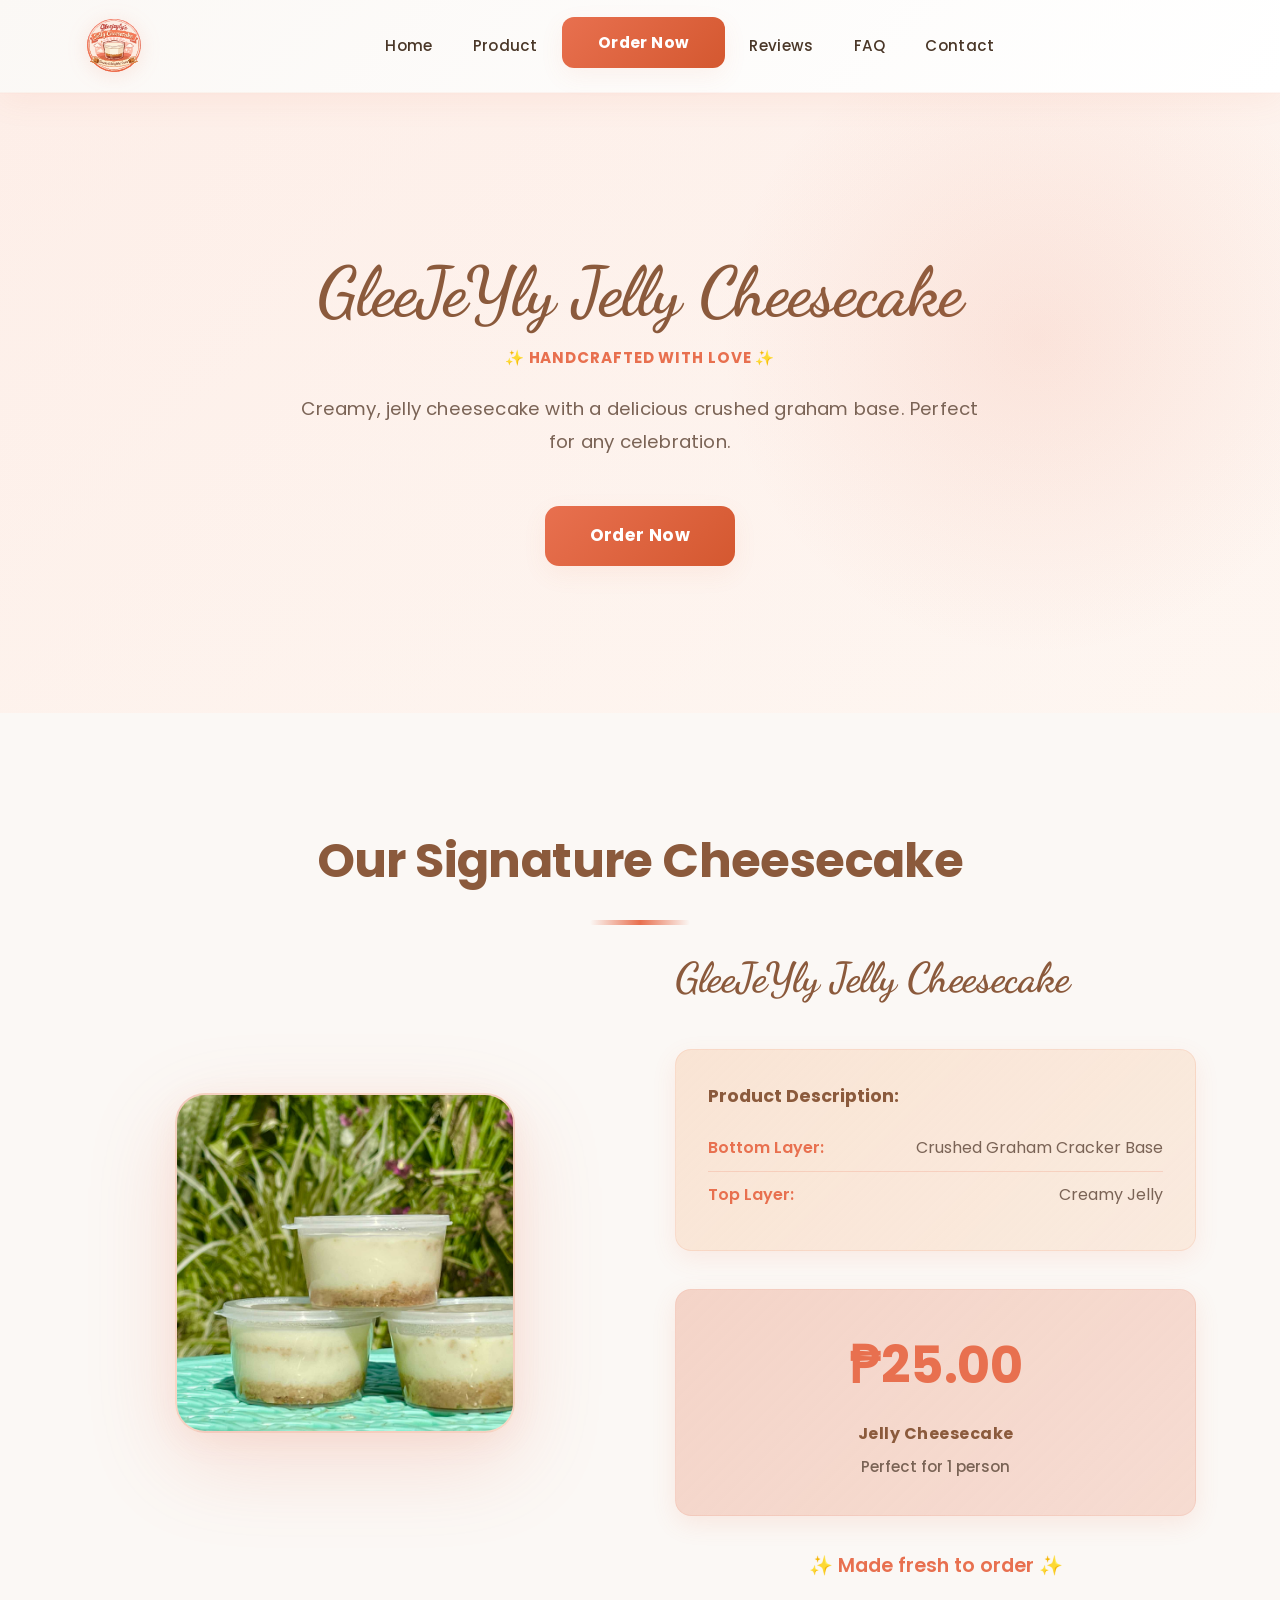
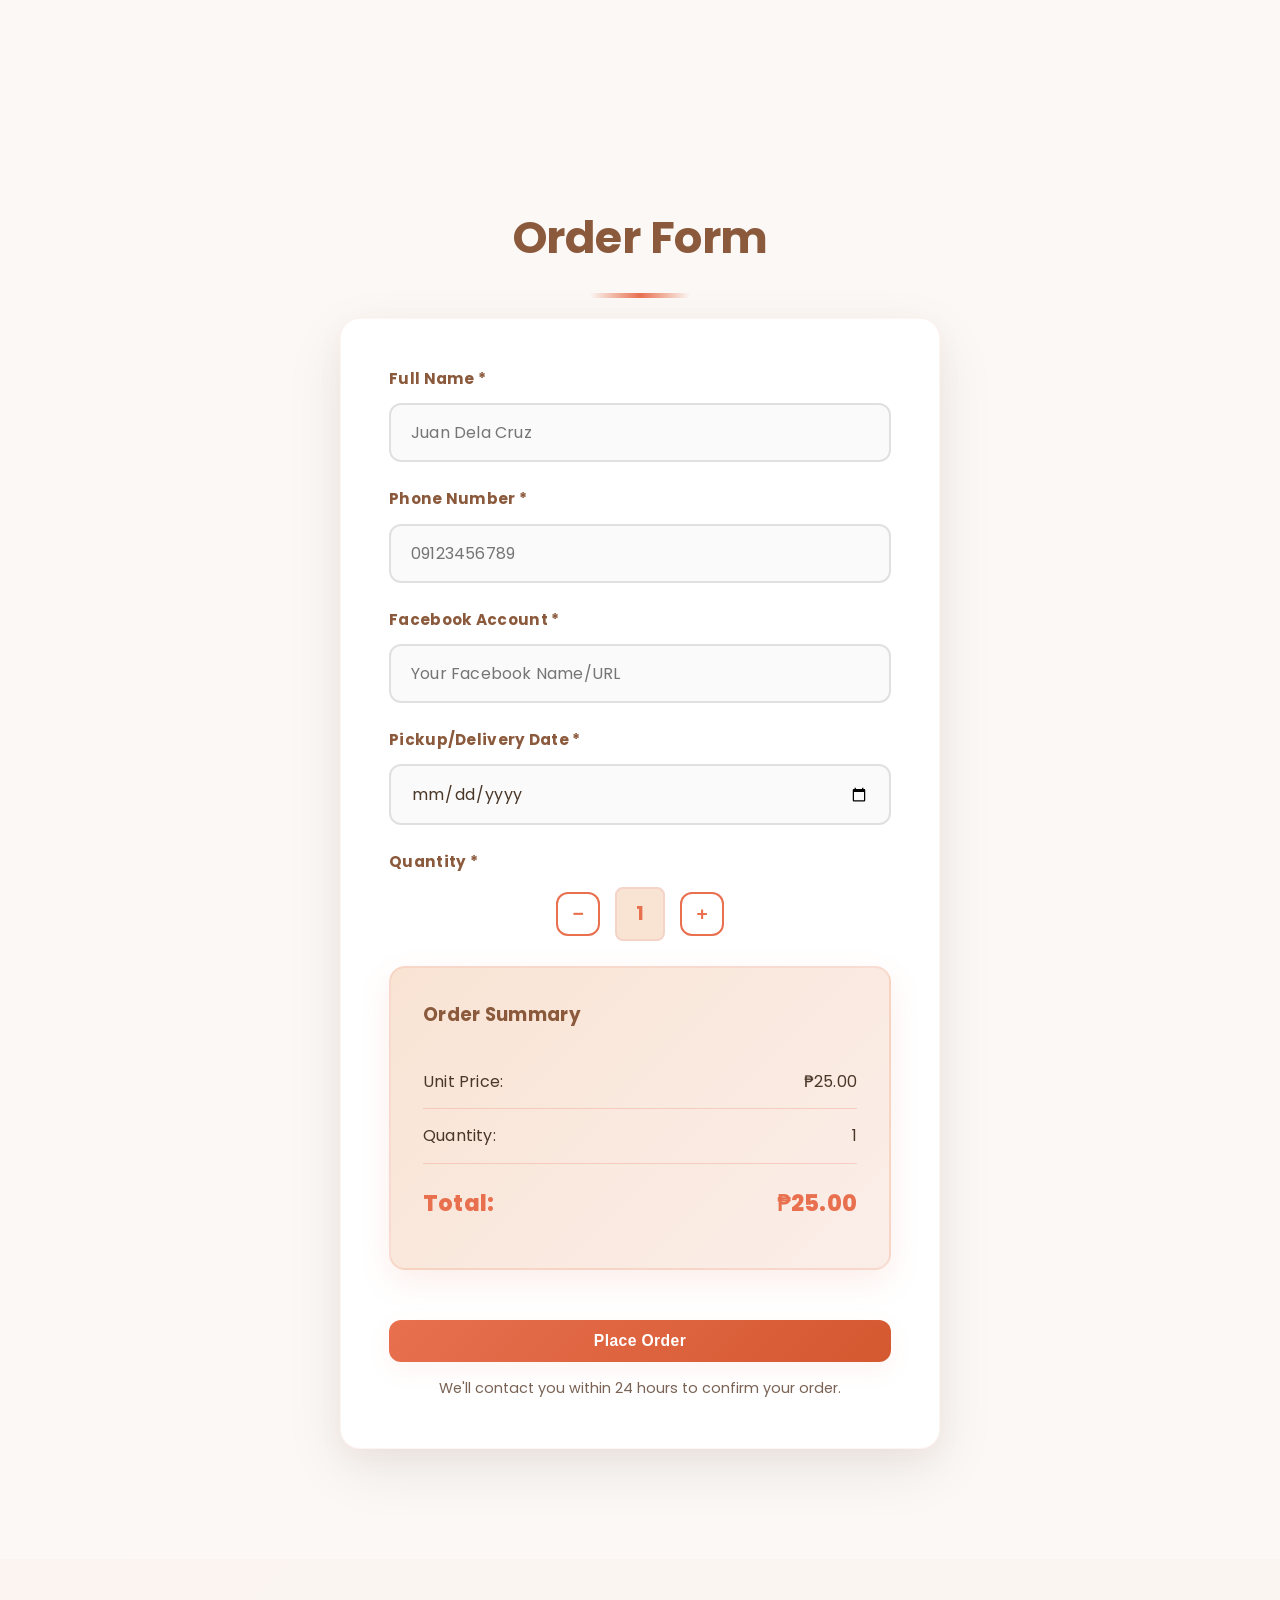
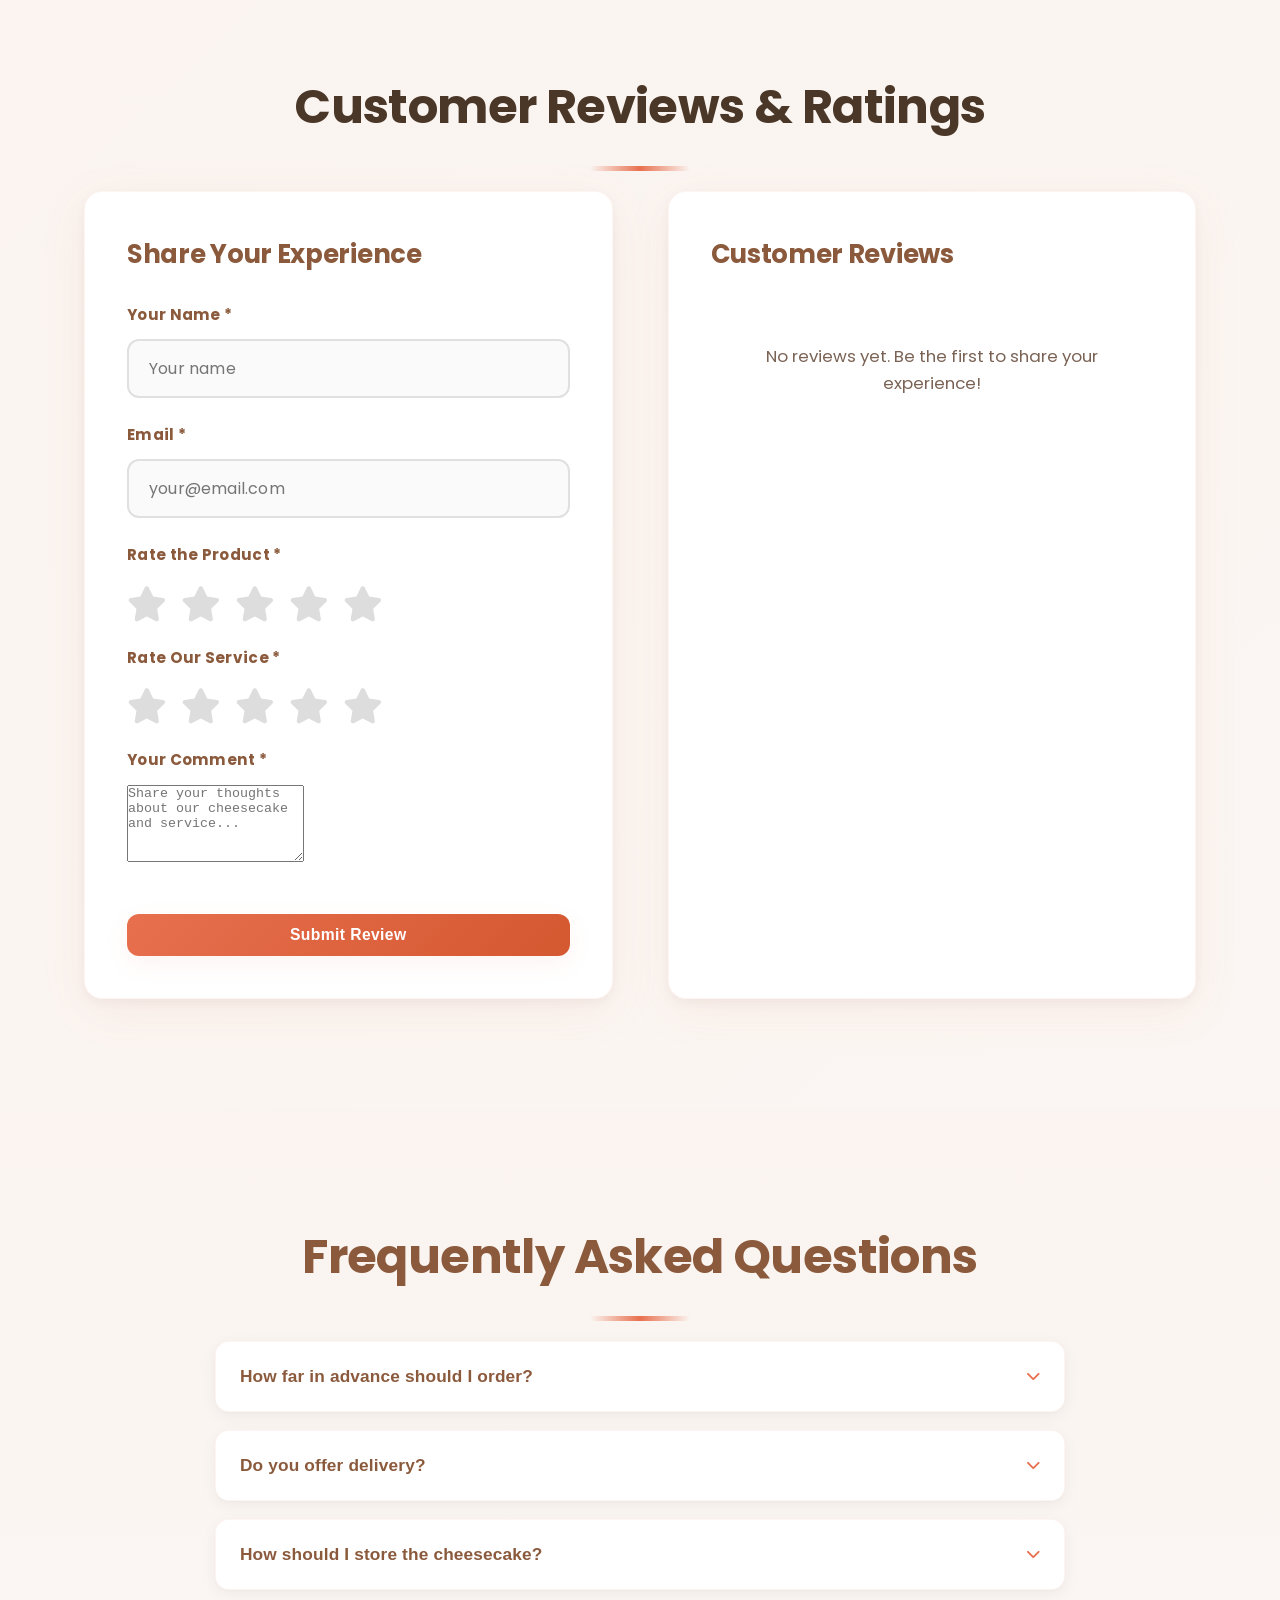
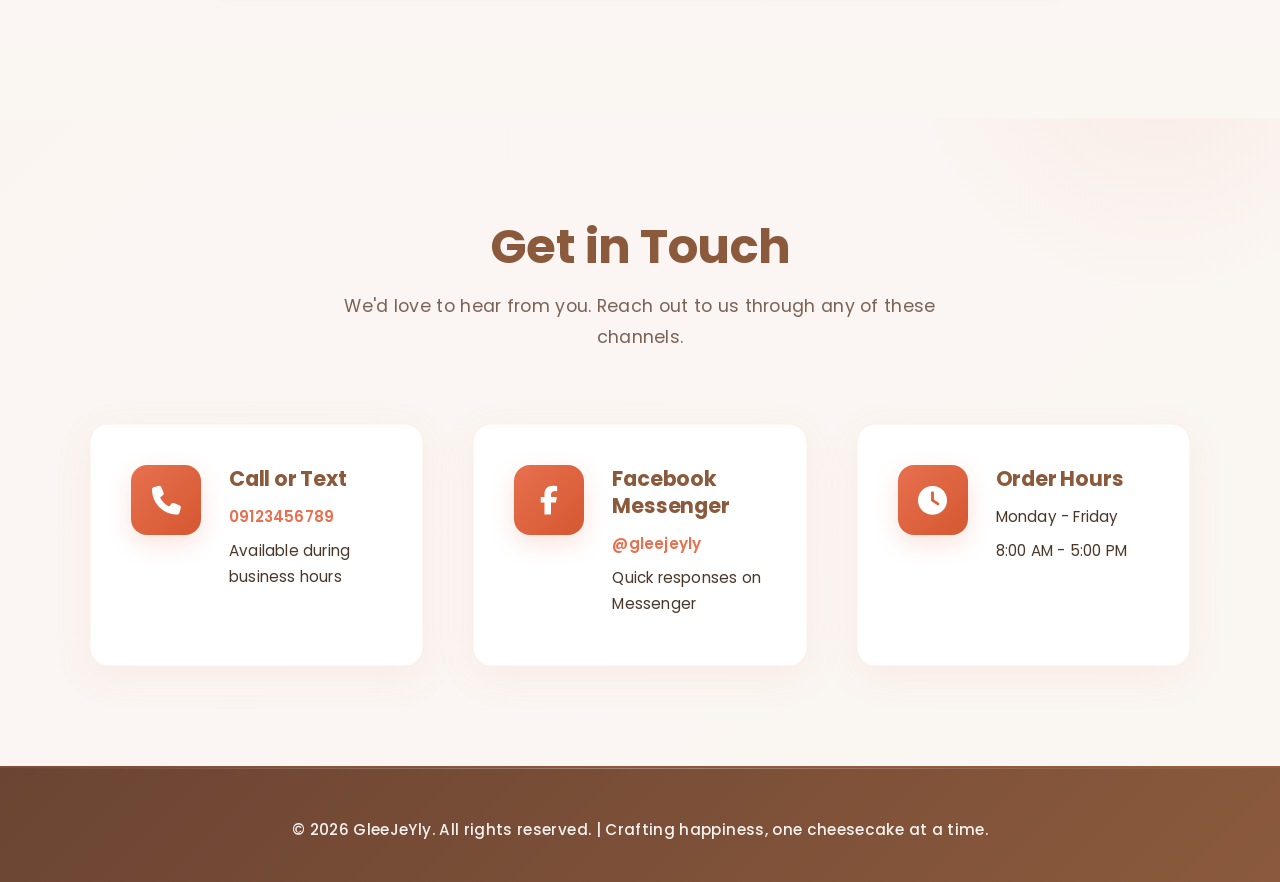
<file: index.html>
<!DOCTYPE html>
<html lang="en">
<head>
    <meta charset="UTF-8">
    <meta name="viewport" content="width=device-width, initial-scale=1.0">
    <title>GleeJeYly - Jelly Cheesecake</title>
    
    <!-- SEO Meta Tags -->
    <meta name="description" content="GleeJeYly - Premium Jelly Cheesecake with Crushed Graham Base">
    <meta name="keywords" content="cheesecake, jelly cheesecake, dessert, homemade, artisanal">
    <meta name="author" content="GleeJeYly">
    
    <!-- Favicon -->
    <link rel="icon" href="data:image/svg+xml,<svg xmlns=%22http://www.w3.org/2000/svg%22 viewBox=%220 0 100 100%22><text y=%22.9em%22 font-size=%2290%22>🍰</text></svg>">
    
    <!-- Fonts & Icons -->
    <link rel="stylesheet" href="https://cdnjs.cloudflare.com/ajax/libs/font-awesome/6.4.0/css/all.min.css">
    <link rel="preconnect" href="https://fonts.googleapis.com">
    <link rel="preconnect" href="https://fonts.gstatic.com" crossorigin>
    <link href="https://fonts.googleapis.com/css2?family=Poppins:wght@300;400;500;600;700&family=Dancing+Script:wght@600;700&display=swap" rel="stylesheet">
    
    <!-- External CSS -->
    <link rel="stylesheet" href="styles/style.css">
    
    <!-- Critical CSS -->
    <style>
        * {
            margin: 0;
            padding: 0;
            box-sizing: border-box;
        }
        
        body {
            font-family: 'Poppins', sans-serif;
            line-height: 1.6;
            color: #4A3728;
            background-color: #FBF8F5;
        }
    </style>
</head>
<body>
    <!-- Header -->
    <header id="header">
        <div class="container header-container">
            <a href="#" class="logo" aria-label="GleeJeYly Home">
                <img src="images/logo.svg" alt="GleeJeYly Logo" class="logo-image">
            </a>
            
            <button class="mobile-menu-btn" id="mobileMenuBtn" aria-expanded="false" aria-controls="navMenu">
                <span class="sr-only">Menu</span>
                <i class="fas fa-bars"></i>
            </button>
            
            <nav aria-label="Main Navigation">
                <ul id="navMenu">
                    <li><a href="#home">Home</a></li>
                    <li><a href="#product">Product</a></li>
                    <li><a href="#order" class="btn">Order Now</a></li>
                    <li><a href="#reviews">Reviews</a></li>
                    <li><a href="#faq">FAQ</a></li>
                    <li><a href="#contact">Contact</a></li>
                </ul>
            </nav>
        </div>
    </header>

    <!-- Hero Section -->
    <section class="hero" id="home">
        <div class="container hero-content">
            <h1>GleeJeYly Jelly Cheesecake</h1>
            <p class="tagline">✨ Handcrafted with Love ✨</p>
            <p class="description">Creamy, jelly cheesecake with a delicious crushed graham base. Perfect for any celebration.</p>
            <a href="#order" class="btn btn-large">Order Now</a>
        </div>
    </section>

    <!-- Product Section -->
    <section class="product" id="product">
        <div class="container">
            <h2>Our Signature Cheesecake</h2>
            
            <div class="product-grid">
                <div class="product-visual">
                    <div class="product-image">
                        <img src="images/cheesecake1.jpg" alt="GleeJeYly Jelly Cheesecake" class="cheesecake-img">
                    </div>
                </div>
                
                <div class="product-info">
                    <h3>GleeJeYly Jelly Cheesecake</h3>
                    
                    <div class="product-descriptions">
                        <h4>Product Description:</h4>
                        <div class="product-description">
                            <span class="product-description-name">Bottom Layer:</span>
                            <span class="product-description-desc">Crushed Graham Cracker Base</span>
                        </div>
                        <div class="product-description">
                            <span class="product-description-name">Top Layer:</span>
                            <span class="product-description-desc">Creamy Jelly</span>
                        </div>
                    </div>
                    
                    <div class="pricing">
                        <div class="price-item">
                            <h5>₱25.00</h5>
                            <p>Jelly Cheesecake</p>
                            <small>Perfect for 1 person</small>
                        </div>
                    </div>
                    
                    <p class="highlight">✨ Made fresh to order ✨</p>
                </div>
            </div>
        </div>
    </section>

    <!-- Order Section -->
    <section class="order" id="order">
        <div class="container">
            <h2>Order Form</h2>
            
            <div class="order-form-section">
                <form id="orderForm" novalidate>
                    <div class="form-group">
                        <label for="fullName">Full Name *</label>
                        <input type="text" id="fullName" name="fullName" placeholder="Juan Dela Cruz" required>
                        <span class="error-msg"></span>
                    </div>
                    
                    <div class="form-group">
                        <label for="phoneNumber">Phone Number *</label>
                        <input type="tel" id="phoneNumber" name="phoneNumber" placeholder="09123456789" required>
                        <span class="error-msg"></span>
                    </div>
                    
                    <div class="form-group">
                        <label for="facebook">Facebook Account *</label>
                        <input type="text" id="facebook" name="facebook" placeholder="Your Facebook Name/URL" required>
                        <span class="error-msg"></span>
                    </div>
                    
                    <div class="form-group">
                        <label for="pickupDate">Pickup/Delivery Date *</label>
                        <input type="date" id="pickupDate" name="pickupDate" required>
                        <span class="error-msg"></span>
                    </div>
                    
                    <div class="form-group">
                        <label for="quantity">Quantity *</label>
                            <div class="quantity-selector">
                            <button type="button" id="qtyMinus" class="qty-btn">−</button>
                            <span id="quantity" name="quantity" class="qty-display">1</span>
                            <button type="button" id="qtyPlus" class="qty-btn">+</button>
                        </div>
                        <input type="hidden" id="quantityValue" name="quantity" value="1">
                        <span class="error-msg"></span>
                    </div>
                    
                    <div class="order-summary">
                        <h4>Order Summary</h4>
                        <div class="summary-row">
                            <span>Unit Price:</span>
                            <span id="summaryUnitPrice">₱25.00</span>
                        </div>
                        <div class="summary-row">
                            <span>Quantity:</span>
                            <span id="summaryQty">1</span>
                        </div>
                        <div class="summary-row total">
                            <span>Total:</span>
                            <span id="summaryTotal">₱25.00</span>
                        </div>
                    </div>
                    
                    <button type="submit" class="btn btn-submit" id="submitBtn" disabled>Place Order</button>
                    <p class="form-note">We'll contact you within 24 hours to confirm your order.</p>
                </form>
            </div>
        </div>
    </section>

    <!-- Reviews & Ratings Section -->
    <section class="reviews" id="reviews">
        <div class="container">
            <h2>Customer Reviews & Ratings</h2>
            
            <div class="reviews-container">
                <!-- Review Form -->
                <div class="review-form-section">
                    <h3>Share Your Experience</h3>
                    <form id="reviewForm" novalidate>
                        <div class="form-group">
                            <label for="reviewName">Your Name *</label>
                            <input type="text" id="reviewName" name="reviewName" placeholder="Your name" required>
                            <span class="error-msg"></span>
                        </div>
                        
                        <div class="form-group">
                            <label for="reviewEmail">Email *</label>
                            <input type="email" id="reviewEmail" name="reviewEmail" placeholder="your@email.com" required>
                            <span class="error-msg"></span>
                        </div>
                        
                        <div class="form-group">
                            <label>Rate the Product *</label>
                            <div class="star-rating" id="productRating">
                                <i class="fas fa-star" data-value="1"></i>
                                <i class="fas fa-star" data-value="2"></i>
                                <i class="fas fa-star" data-value="3"></i>
                                <i class="fas fa-star" data-value="4"></i>
                                <i class="fas fa-star" data-value="5"></i>
                            </div>
                            <input type="hidden" id="productRatingValue" name="productRating" value="0">
                            <span class="error-msg"></span>
                        </div>
                        
                        <div class="form-group">
                            <label>Rate Our Service *</label>
                            <div class="star-rating" id="serviceRating">
                                <i class="fas fa-star" data-value="1"></i>
                                <i class="fas fa-star" data-value="2"></i>
                                <i class="fas fa-star" data-value="3"></i>
                                <i class="fas fa-star" data-value="4"></i>
                                <i class="fas fa-star" data-value="5"></i>
                            </div>
                            <input type="hidden" id="serviceRatingValue" name="serviceRating" value="0">
                            <span class="error-msg"></span>
                        </div>
                        
                        <div class="form-group">
                            <label for="reviewComment">Your Comment *</label>
                            <textarea id="reviewComment" name="reviewComment" placeholder="Share your thoughts about our cheesecake and service..." rows="5" required></textarea>
                            <span class="error-msg"></span>
                        </div>
                        
                        <button type="submit" class="btn btn-submit">Submit Review</button>
                    </form>
                </div>
                
                <!-- Reviews Display -->
                <div class="reviews-display-section">
                    <h3>Customer Reviews</h3>
                    <div id="reviewsList" class="reviews-list">
                        <!-- Reviews will be displayed here -->
                    </div>
                </div>
            </div>
        </div>
    </section>

    <!-- FAQ Section -->
    <section class="faq" id="faq">
        <div class="container">
            <h2>Frequently Asked Questions</h2>
            
            <div class="faq-container">
                <div class="faq-item">
                    <button class="faq-question" aria-expanded="false">
                        How far in advance should I order?
                        <i class="fas fa-chevron-down"></i>
                    </button>
                    <div class="faq-answer">
                        <p>We recommend ordering at least 3-5 days in advance to ensure we have enough time to prepare your cheesecake with the finest quality ingredients. This allows us to craft your order with care and attention to detail.</p>
                    </div>
                </div>
                
                <div class="faq-item">
                    <button class="faq-question" aria-expanded="false">
                        Do you offer delivery?
                        <i class="fas fa-chevron-down"></i>
                    </button>
                    <div class="faq-answer">
                        <p>Yes, we offer delivery within Biliran. However, we recommend pickup to ensure your cheesecake arrives in perfect condition. Please specify your preference during the order process.</p>
                    </div>
                </div>
                
                <div class="faq-item">
                    <button class="faq-question" aria-expanded="false">
                        How should I store the cheesecake?
                        <i class="fas fa-chevron-down"></i>
                    </button>
                    <div class="faq-answer">
                        <p>Keep your cheesecake refrigerated at all times. It stays fresh for 3-4 days in the fridge. For longer storage, you can freeze it for up to 1 month. Thaw in the refrigerator before serving for best taste and texture.</p>
                    </div>
                </div>
            </div>
        </div>
    </section>

    <!-- Get in Touch Section -->
    <section class="contact" id="contact">
        <div class="container">
            <div class="contact-header">
                <h2>Get in Touch</h2>
                <p class="contact-subtitle">We'd love to hear from you. Reach out to us through any of these channels.</p>
            </div>
            
            <div class="contact-info">
                <div class="contact-item">
                    <div class="contact-icon">
                        <i class="fas fa-phone"></i>
                    </div>
                    <div class="contact-content">
                        <h4>Call or Text</h4>
                        <p><a href="tel:09123456789">09123456789</a></p>
                        <p class="contact-note">Available during business hours</p>
                    </div>
                </div>
                
                <div class="contact-item">
                    <div class="contact-icon">
                        <i class="fab fa-facebook-f"></i>
                    </div>
                    <div class="contact-content">
                        <h4>Facebook Messenger</h4>
                        <p><a href="https://www.facebook.com/gleejeyly" target="_blank" rel="noopener noreferrer">@gleejeyly</a></p>
                        <p class="contact-note">Quick responses on Messenger</p>
                    </div>
                </div>
                
                <div class="contact-item">
                    <div class="contact-icon">
                        <i class="fas fa-clock"></i>
                    </div>
                    <div class="contact-content">
                        <h4>Order Hours</h4>
                        <p>Monday - Friday</p>
                        <p>8:00 AM - 5:00 PM</p>
                    </div>
                </div>
            </div>
        </div>
    </section>

    <!-- Footer -->
    <footer>
        <div class="container">
            <p>&copy; 2026 GleeJeYly. All rights reserved. | Crafting happiness, one cheesecake at a time.</p>
        </div>
    </footer>

    <!-- Success Notification Modal -->
    <div id="successModal" class="modal-overlay">
        <div class="modal-content">
            <div class="modal-header">
                <i class="fas fa-check-circle"></i>
            </div>
            <h3>Order Submitted!</h3>
            <p>Thank you for your order! We'll contact you within 24 hours to confirm.</p>
            <div class="modal-contact">
                <p><strong>Next Steps:</strong></p>
                <p>We'll reach out via your Facebook account or phone number to finalize the details.</p>
            </div>
            <button id="closeModalBtn" class="btn btn-modal">Got It!</button>
        </div>
    </div>

    <!-- External JavaScript -->
    <script src="scripts/script.js"></script>

    <!-- Elfsight Facebook Chat | Untitled Facebook Chat -->
    <script src="https://elfsightcdn.com/platform.js" async></script>
    <div class="elfsight-app-c4435d3f-c8c1-4a2d-899b-c31b2b109dc4" data-elfsight-app-lazy></div>
</body>
</html>
</file>
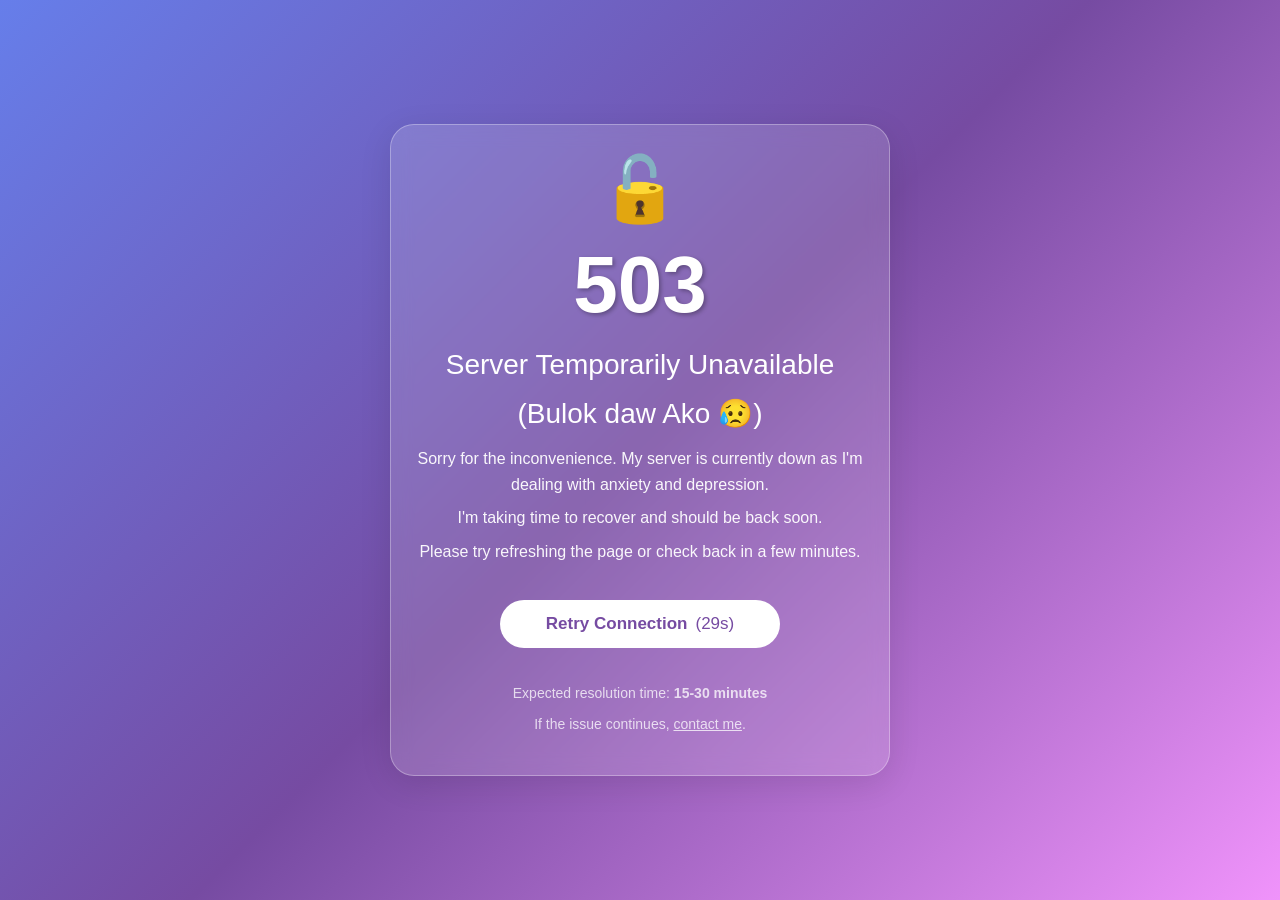
<file: index1.html>
<!DOCTYPE html>
<html lang="en">
<head>
    <meta charset="UTF-8">
    <meta name="viewport" content="width=device-width, initial-scale=1.0">
    <title>GleeJeYly - Jelly Cheesecake</title>
    
    <!-- SEO Meta Tags -->
    <meta name="description" content="GleeJeYly - Premium Jelly Cheesecake with Crushed Graham Base">
    <meta name="keywords" content="cheesecake, jelly cheesecake, dessert, homemade, artisanal">
    <meta name="author" content="GleeJeYly">
    
    <!-- Favicon -->
    <link rel="icon" href="data:image/svg+xml,<svg xmlns=%22http://www.w3.org/2000/svg%22 viewBox=%220 0 100 100%22><text y=%22.9em%22 font-size=%2290%22>🍰</text></svg>">
    
    <!-- Fonts & Icons -->
    <link rel="stylesheet" href="https://cdnjs.cloudflare.com/ajax/libs/font-awesome/6.4.0/css/all.min.css">
    <link rel="preconnect" href="https://fonts.googleapis.com">
    <link rel="preconnect" href="https://fonts.gstatic.com" crossorigin>
    <link href="https://fonts.googleapis.com/css2?family=Poppins:wght@300;400;500;600;700&family=Dancing+Script:wght@600;700&display=swap" rel="stylesheet">
    <style>
        * {
            margin: 0;
            padding: 0;
            box-sizing: border-box;
        }

        body {
            font-family: -apple-system, BlinkMacSystemFont, 'Segoe UI', Roboto, sans-serif;
            background: linear-gradient(135deg, #667eea 0%, #764ba2 50%, #f093fb 100%);
            min-height: 100vh;
            display: flex;
            align-items: center;
            justify-content: center;
            padding: 16px;
            color: white;
            text-align: center;
        }

        .container {
            width: 100%;
            max-width: 500px;
            background: rgba(255, 255, 255, 0.15);
            backdrop-filter: blur(10px);
            -webkit-backdrop-filter: blur(10px);
            border-radius: 24px;
            padding: 32px 20px;
            border: 1px solid rgba(255, 255, 255, 0.3);
            box-shadow: 0 8px 32px rgba(0, 0, 0, 0.1);
        }

        .icon {
            font-size: clamp(40px, 12vw, 64px);
            margin-bottom: 16px;
            line-height: 1;
            animation: pulse 2s infinite;
        }

        @keyframes pulse {
            0%, 100% { transform: scale(1); }
            50% { transform: scale(1.05); }
        }

        h1 {
            font-size: clamp(48px, 15vw, 80px);
            line-height: 1.2;
            text-shadow: 2px 2px 4px rgba(0, 0, 0, 0.3);
        }

        h2 {
            font-size: clamp(20px, 5vw, 28px);
            margin: 16px 0;
            font-weight: 500;
        }

        p {
            font-size: clamp(14px, 4vw, 16px);
            line-height: 1.6;
            margin: 16px 0;
            opacity: 0.95;
        }

        .retry-button {
            display: inline-flex;
            align-items: center;
            justify-content: center;
            min-height: 48px;
            min-width: 200px;
            width: 100%;
            max-width: 280px;
            padding: 14px 24px;
            background: white;
            color: #764ba2;
            border: none;
            border-radius: 50px;
            font-weight: 600;
            font-size: 17px;
            cursor: pointer;
            margin: 20px 0 10px;
            -webkit-tap-highlight-color: transparent;
            transition: all 0.3s ease;
            position: relative;
        }

        .retry-button:focus {
            outline: 2px solid #fff;
            outline-offset: 2px;
        }

        .retry-button:active {
            transform: scale(0.98);
            background: #f0f0f0;
        }

        @media (hover: hover) {
            .retry-button:hover {
                transform: translateY(-2px);
                box-shadow: 0 10px 20px rgba(0, 0, 0, 0.2);
                background: #f8f9fa;
            }
        }

        .countdown {
            margin-left: 8px;
            font-weight: normal;
        }

        .footer {
            margin-top: 24px;
            opacity: 0.8;
        }

        .footer p {
            margin: 8px 0;
            font-size: 14px;
        }

        .support-link {
            color: white;
            text-decoration: underline;
            font-weight: 500;
        }

        .support-link:hover, .support-link:focus {
            opacity: 0.8;
        }

        @media (max-height: 600px) and (orientation: landscape) {
            .container { padding: 20px; }
            .icon { font-size: 36px; }
            h1 { font-size: 40px; }
            .footer { margin-top: 16px; }
        }

        @media (max-width: 480px) {
            .container { padding: 24px 16px; }
        }
    </style>
</head>
<body>
    <main class="container" role="main">
        <div class="icon" aria-label="Disconnected icon" role="img">🔓</div>
        <h1>503</h1>
        <h2>Server Temporarily Unavailable</h2>
        <h2>(Bulok daw Ako 😥)</h2>
        <p>
            Sorry for the inconvenience. My server is currently down as I'm dealing with anxiety and depression.
            <span style="display: block; margin: 8px 0;">I'm taking time to recover and should be back soon.</span>
            Please try refreshing the page or check back in a few minutes.
        </p>
        
        <button class="retry-button" id="retry-btn" onclick="retryConnection()" aria-label="Retry connection">
            Retry Connection <span class="countdown" id="countdown">(30s)</span>
        </button>

        <div class="footer">
            <p>Expected resolution time: <strong>15-30 minutes</strong></p>
            <p>If the issue continues, <a href="https://www.facebook.com/cabaltierrajerry" class="support-link">contact me</a>.</p>
        </div>
    </main>

    <script>
        let countdown = 30;
        const countdownEl = document.getElementById('countdown');
        const retryBtn = document.getElementById('retry-btn');

        function updateCountdown() {
            countdownEl.textContent = `(${countdown}s)`;
            if (countdown > 0) {
                countdown--;
                setTimeout(updateCountdown, 1000);
            } else {
                retryConnection();
            }
        }

        function retryConnection() {
            location.reload();
        }

        // Start countdown on page load
        updateCountdown();
    </script>
</body>
</html>
</file>
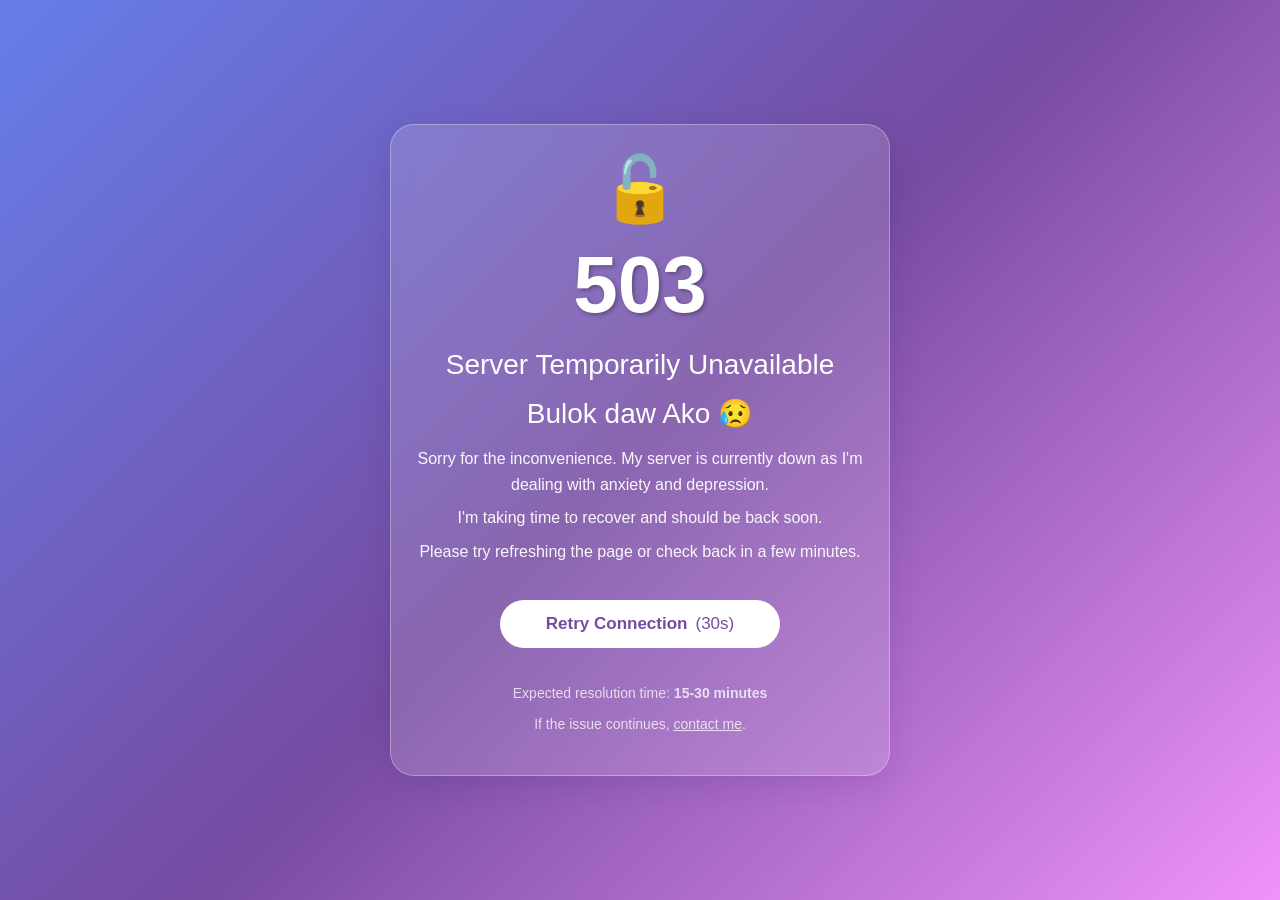
<file: server.html>
<!DOCTYPE html>
<html lang="en">
<head>
    <meta charset="UTF-8">
    <meta name="viewport" content="width=device-width, initial-scale=1.0">
    <title>GleeJeYly - Jelly Cheesecake</title>
    
    <!-- SEO Meta Tags -->
    <meta name="description" content="GleeJeYly - Premium Jelly Cheesecake with Crushed Graham Base">
    <meta name="keywords" content="cheesecake, jelly cheesecake, dessert, homemade, artisanal">
    <meta name="author" content="GleeJeYly">
    
    <!-- Favicon -->
    <link rel="icon" href="data:image/svg+xml,<svg xmlns=%22http://www.w3.org/2000/svg%22 viewBox=%220 0 100 100%22><text y=%22.9em%22 font-size=%2290%22>🍰</text></svg>">
    
    <!-- Fonts & Icons -->
    <link rel="stylesheet" href="https://cdnjs.cloudflare.com/ajax/libs/font-awesome/6.4.0/css/all.min.css">
    <link rel="preconnect" href="https://fonts.googleapis.com">
    <link rel="preconnect" href="https://fonts.gstatic.com" crossorigin>
    <link href="https://fonts.googleapis.com/css2?family=Poppins:wght@300;400;500;600;700&family=Dancing+Script:wght@600;700&display=swap" rel="stylesheet">
    <style>
        * {
            margin: 0;
            padding: 0;
            box-sizing: border-box;
        }

        body {
            font-family: -apple-system, BlinkMacSystemFont, 'Segoe UI', Roboto, sans-serif;
            background: linear-gradient(135deg, #667eea 0%, #764ba2 50%, #f093fb 100%);
            min-height: 100vh;
            display: flex;
            align-items: center;
            justify-content: center;
            padding: 16px;
            color: white;
            text-align: center;
        }

        .container {
            width: 100%;
            max-width: 500px;
            background: rgba(255, 255, 255, 0.15);
            backdrop-filter: blur(10px);
            -webkit-backdrop-filter: blur(10px);
            border-radius: 24px;
            padding: 32px 20px;
            border: 1px solid rgba(255, 255, 255, 0.3);
            box-shadow: 0 8px 32px rgba(0, 0, 0, 0.1);
        }

        .icon {
            font-size: clamp(40px, 12vw, 64px);
            margin-bottom: 16px;
            line-height: 1;
            animation: pulse 2s infinite;
        }

        @keyframes pulse {
            0%, 100% { transform: scale(1); }
            50% { transform: scale(1.05); }
        }

        h1 {
            font-size: clamp(48px, 15vw, 80px);
            line-height: 1.2;
            text-shadow: 2px 2px 4px rgba(0, 0, 0, 0.3);
        }

        h2 {
            font-size: clamp(20px, 5vw, 28px);
            margin: 16px 0;
            font-weight: 500;
        }

        p {
            font-size: clamp(14px, 4vw, 16px);
            line-height: 1.6;
            margin: 16px 0;
            opacity: 0.95;
        }

        .retry-button {
            display: inline-flex;
            align-items: center;
            justify-content: center;
            min-height: 48px;
            min-width: 200px;
            width: 100%;
            max-width: 280px;
            padding: 14px 24px;
            background: white;
            color: #764ba2;
            border: none;
            border-radius: 50px;
            font-weight: 600;
            font-size: 17px;
            cursor: pointer;
            margin: 20px 0 10px;
            -webkit-tap-highlight-color: transparent;
            transition: all 0.3s ease;
            position: relative;
        }

        .retry-button:focus {
            outline: 2px solid #fff;
            outline-offset: 2px;
        }

        .retry-button:active {
            transform: scale(0.98);
            background: #f0f0f0;
        }

        @media (hover: hover) {
            .retry-button:hover {
                transform: translateY(-2px);
                box-shadow: 0 10px 20px rgba(0, 0, 0, 0.2);
                background: #f8f9fa;
            }
        }

        .countdown {
            margin-left: 8px;
            font-weight: normal;
        }

        .footer {
            margin-top: 24px;
            opacity: 0.8;
        }

        .footer p {
            margin: 8px 0;
            font-size: 14px;
        }

        .support-link {
            color: white;
            text-decoration: underline;
            font-weight: 500;
        }

        .support-link:hover, .support-link:focus {
            opacity: 0.8;
        }

        @media (max-height: 600px) and (orientation: landscape) {
            .container { padding: 20px; }
            .icon { font-size: 36px; }
            h1 { font-size: 40px; }
            .footer { margin-top: 16px; }
        }

        @media (max-width: 480px) {
            .container { padding: 24px 16px; }
        }
    </style>
</head>
<body>
    <main class="container" role="main">
        <div class="icon" aria-label="Disconnected icon" role="img">🔓</div>
        <h1>503</h1>
        <h2>Server Temporarily Unavailable</h2>
        <h2>Bulok daw Ako 😥</h2>
        <p>
            Sorry for the inconvenience. My server is currently down as I'm dealing with anxiety and depression.
            <span style="display: block; margin: 8px 0;">I'm taking time to recover and should be back soon.</span>
            Please try refreshing the page or check back in a few minutes.
        </p>
        
        <button class="retry-button" id="retry-btn" onclick="retryConnection()" aria-label="Retry connection">
            Retry Connection <span class="countdown" id="countdown">(30s)</span>
        </button>

        <div class="footer">
            <p>Expected resolution time: <strong>15-30 minutes</strong></p>
            <p>If the issue continues, <a href="https://www.facebook.com/cabaltierrajerry" class="support-link">contact me</a>.</p>
        </div>
    </main>

    <script>
        let countdown = 30;
        const countdownEl = document.getElementById('countdown');
        const retryBtn = document.getElementById('retry-btn');

        function updateCountdown() {
            countdownEl.textContent = `(${countdown}s)`;
            if (countdown > 0) {
                countdown--;
                setTimeout(updateCountdown, 1000);
            } else {
                retryConnection();
            }
        }

        function retryConnection() {
            location.reload();
        }

        // Start countdown on page load
        updateCountdown();
    </script>
</body>
</html>
</file>
<file: styles/style.css>
/* Color Scheme from Logo */
:root {
    --primary: #E8704F;           /* Reddish-Orange */
    --primary-dark: #D45830;      /* Darker Reddish-Orange */
    --secondary: #F4D4C8;         /* Peach/Light Pink */
    --accent: #F9E4D4;            /* Light Peach */
    --dark: #8B5A3C;              /* Deep Brown */
    --light: #FBF8F5;             /* Cream/Off White */
    --text: #4A3728;              /* Dark Brown */
    --text-light: #7A6355;        /* Medium Brown */
    --background: #FFF9F5;        /* Light Cream */
    --container-max: 1200px;
    --radius-sm: 10px;
    --radius-md: 14px;
    --radius-lg: 20px;
    --shadow-sm: 0 4px 12px rgba(0,0,0,0.04);
    --shadow-md: 0 8px 24px rgba(232,112,79,0.08);
    --shadow-lg: 0 12px 48px rgba(232,112,79,0.12);
    --transition: all 0.35s cubic-bezier(0.4, 0, 0.2, 1);
}

/* ===== BASE STYLES ===== */
* {
    margin: 0;
    padding: 0;
    box-sizing: border-box;
}

html {
    scroll-behavior: smooth;
}

body {
    font-family: 'Poppins', sans-serif;
    line-height: 1.6;
    color: var(--text);
    background-color: var(--background);
}

.container {
    width: 90%;
    max-width: 1200px;
    margin: 0 auto;
    padding: 0 20px;
}

/* ===== HEADER & NAVIGATION ===== */
header {
    position: sticky;
    top: 0;
    background: linear-gradient(135deg, rgba(251, 248, 245, 0.99) 0%, rgba(255, 255, 255, 0.99) 100%);
    backdrop-filter: blur(30px) saturate(200%);
    -webkit-backdrop-filter: blur(30px) saturate(200%);
    box-shadow: 0 8px 32px rgba(232, 112, 79, 0.08), 0 0 1px rgba(232, 112, 79, 0.1);
    padding: 16px 0;
    z-index: 1000;
    transition: all 0.3s cubic-bezier(0.4, 0, 0.2, 1);
    border-bottom: 1px solid rgba(232, 112, 79, 0.06);
}

header:hover {
    box-shadow: 0 12px 40px rgba(232, 112, 79, 0.12), 0 0 20px rgba(232, 112, 79, 0.06);
}

.header-container {
    display: flex;
    justify-content: space-between;
    align-items: center;
    gap: 40px;
}

.logo {
    text-decoration: none;
    display: flex;
    align-items: center;
    transition: all 0.4s cubic-bezier(0.4, 0, 0.2, 1);
    flex-shrink: 0;
}

.logo:hover {
    transform: scale(1.06) translateY(-2px);
}

.logo-image {
    width: 60px;
    height: 60px;
    object-fit: contain;
    filter: drop-shadow(0 3px 10px rgba(232, 112, 79, 0.15));
    transition: all 0.3s ease;
}

.logo:hover .logo-image {
    filter: drop-shadow(0 6px 16px rgba(232, 112, 79, 0.25));
}

nav {
    flex: 1;
}

nav ul {
    display: flex;
    list-style: none;
    gap: 8px;
    align-items: center;
    justify-content: center;
}

nav ul li a {
    text-decoration: none;
    color: var(--text);
    font-weight: 500;
    font-size: 0.95rem;
    transition: all 0.3s cubic-bezier(0.4, 0, 0.2, 1);
    position: relative;
    letter-spacing: 0.3px;
    padding: 8px 16px;
    border-radius: 8px;
}

nav ul li a:hover {
    color: var(--primary);
    font-weight: 600;
    background: rgba(232, 112, 79, 0.05);
    transform: translateY(-2px);
}

nav ul li a::after {
    content: '';
    position: absolute;
    bottom: 4px;
    left: 50%;
    transform: translateX(-50%);
    width: 0;
    height: 2px;
    background: linear-gradient(90deg, transparent, var(--primary), transparent);
    transition: width 0.3s cubic-bezier(0.4, 0, 0.2, 1);
}

nav ul li a:hover::after {
    width: 100%;
}

.mobile-menu-btn {
    display: none;
    background: none;
    border: none;
    font-size: 1.8rem;
    color: var(--dark);
    cursor: pointer;
    padding: 8px;
    border-radius: 8px;
    transition: all 0.3s ease;
    flex-shrink: 0;
}

.mobile-menu-btn:hover {
    color: var(--primary);
    background: rgba(232, 112, 79, 0.08);
    transform: scale(1.1);
}

/* ===== BUTTONS ===== */
.btn {
    display: inline-block;
    background: linear-gradient(135deg, var(--primary) 0%, var(--primary-dark) 100%);
    color: white;
    padding: 13px 36px;
    border-radius: 12px;
    text-decoration: none;
    font-weight: 700;
    font-size: 0.98rem;
    letter-spacing: 0.4px;
    border: none;
    cursor: pointer;
    transition: var(--transition);
    box-shadow: var(--shadow-md);
    position: relative;
    overflow: hidden;
    white-space: nowrap;
}

.btn::before {
    content: '';
    position: absolute;
    top: 0;
    left: -100%;
    width: 100%;
    height: 100%;
    background: linear-gradient(90deg, transparent, rgba(255,255,255,0.2), transparent);
    transition: left 0.5s var(--transition);
    z-index: 1;
}

.btn:hover::before { left: 100%; }

.btn:hover {
    transform: translateY(-3px);
    box-shadow: var(--shadow-lg);
}

.btn:active {
    transform: translateY(-1px);
    box-shadow: var(--shadow-md);
}

.btn-large {
    padding: 16px 45px;
    font-size: 1.08rem;
    border-radius: 14px;
}

.btn-submit {
    display: inline-block;
    width: 100%;
    margin-top: 20px;
    padding: 12px 18px;
    border-radius: 12px;
}

.btn-submit:disabled {
    background: linear-gradient(135deg, #d4d4d4 0%, #b8b8b8 100%);
    color: #888;
    cursor: not-allowed;
    box-shadow: 0 4px 12px rgba(0,0,0,0.08);
    opacity: 0.75;
    transform: none;
}

.btn-submit:disabled:hover { transform: none; box-shadow: 0 4px 12px rgba(0,0,0,0.08); }

.btn-submit.enabled {
    background: linear-gradient(135deg, var(--primary) 0%, var(--primary-dark) 100%);
    color: white;
    cursor: pointer;
}

.btn-submit.enabled:hover { transform: translateY(-3px); box-shadow: var(--shadow-lg); }


/* ===== HERO SECTION ===== */
.hero {
    padding: 145px 20px 125px;
    background: linear-gradient(135deg, rgba(232, 112, 79, 0.08) 0%, rgba(244, 212, 200, 0.12) 100%), linear-gradient(to bottom, #FFF9F5, #FFFBF7);
    text-align: center;
    position: relative;
    overflow: hidden;
    min-height: 620px;
    display: flex;
    align-items: center;
    justify-content: center;
}

.hero::before {
    content: '';
    position: absolute;
    top: -12%;
    right: -6%;
    width: 640px;
    height: 640px;
    background: radial-gradient(circle, rgba(232,112,79,0.12) 0%, transparent 70%);
    border-radius: 50%;
    pointer-events: none;
    animation: float 6s ease-in-out infinite;
}

@keyframes float {
    0%, 100% { transform: translateY(0px); }
    50% { transform: translateY(-20px); }
}

@keyframes shake {
    0%, 100% { transform: translateX(0); }
    10%, 30%, 50%, 70%, 90% { transform: translateX(-6px); }
    20%, 40%, 60%, 80% { transform: translateX(6px); }
}

.hero-content { max-width: 850px; margin: 0 auto; }

.hero h1 {
    font-family: 'Dancing Script', cursive;
    font-size: 4.3rem;
    color: var(--dark);
    margin-bottom: 14px;
    line-height: 1.15;
    animation: slideInDown 0.8s cubic-bezier(0.4, 0, 0.2, 1);
    letter-spacing: -0.8px;
    font-weight: 700;
}

@keyframes slideInDown {
    from { opacity: 0; transform: translateY(-30px); }
    to { opacity: 1; transform: translateY(0); }
}

.tagline {
    font-size: 0.95rem;
    color: var(--primary);
    font-weight: 700;
    margin-bottom: 22px;
    animation: slideInDown 0.8s cubic-bezier(0.4,0,0.2,1) 0.2s both;
    letter-spacing: 0.9px;
    text-transform: uppercase;
    opacity: 0.98;
}

.description {
    font-size: 1.15rem;
    color: var(--text-light);
    margin-bottom: 48px;
    line-height: 1.8;
    animation: slideInDown 0.8s cubic-bezier(0.4,0,0.2,1) 0.4s both;
    letter-spacing: 0.2px;
    max-width: 680px;
    margin-left: auto;
    margin-right: auto;
}

/* ===== PRODUCT SECTION ===== */
.product {
    padding: 110px 0;
    background: linear-gradient(180deg, var(--light) 0%, rgba(251, 248, 245, 0.5) 100%);
}

.product h2 {
    text-align: center;
    font-size: 3rem;
    color: var(--dark);
    margin-bottom: 20px;
    font-weight: 700;
    letter-spacing: -0.6px;
    position: relative;
    padding-bottom: 25px;
}

.product h2::after {
    content: '';
    position: absolute;
    bottom: 0;
    left: 50%;
    transform: translateX(-50%);
    width: 100px;
    height: 5px;
    background: linear-gradient(90deg, transparent, var(--primary), transparent);
    border-radius: 3px;
}

.product-grid {
    display: grid;
    grid-template-columns: 1fr 1fr;
    gap: 70px;
    align-items: center;
}

.product-visual {
    display: flex;
    justify-content: center;
}

.product-image {
    width: 340px;
    height: 340px;
    background: linear-gradient(135deg, var(--secondary) 0%, var(--accent) 100%);
    border-radius: 30px;
    display: flex;
    align-items: center;
    justify-content: center;
    font-size: 5.5rem;
    color: var(--primary);
    box-shadow: 0 28px 90px rgba(232, 112, 79, 0.2), 0 8px 30px rgba(232, 112, 79, 0.08);
    transition: all 0.5s cubic-bezier(0.4, 0, 0.2, 1);
    overflow: hidden;
    border: 2px solid rgba(232, 112, 79, 0.1);
}

.product-image:hover {
    transform: scale(1.08) translateY(-8px);
    box-shadow: 0 40px 100px rgba(232, 112, 79, 0.25), 0 0 80px rgba(232, 112, 79, 0.12);
}

.cheesecake-img {
    width: 100%;
    height: 100%;
    object-fit: cover;
}

.product-info h3 {
    font-family: 'Dancing Script', cursive;
    font-size: 2.6rem;
    color: var(--dark);
    margin-bottom: 38px;
    font-weight: 700;
    letter-spacing: -0.3px;
}

.product-descriptions {
    background: linear-gradient(135deg, var(--accent) 0%, rgba(249, 228, 212, 0.7) 100%);
    padding: 32px;
    border-radius: 16px;
    margin-bottom: 38px;
    border: 1px solid rgba(232, 112, 79, 0.12);
    box-shadow: 0 8px 24px rgba(232, 112, 79, 0.1);
    transition: all 0.3s ease;
}

.product-descriptions h4 {
    color: var(--dark);
    margin-bottom: 15px;
    font-size: 1.1rem;
}

.product-description {
    display: flex;
    justify-content: space-between;
    padding: 10px 0;
    border-bottom: 1px solid rgba(232, 112, 79, 0.2);
}

.product-description:last-child {
    border-bottom: none;
}

.product-description-name {
    font-weight: 600;
    color: var(--primary);
}

.product-description-desc {
    color: var(--text-light);
}

.pricing {
    background: linear-gradient(135deg, var(--secondary) 0%, rgba(244, 212, 200, 0.8) 100%);
    padding: 35px;
    border-radius: 16px;
    margin-bottom: 35px;
    text-align: center;
    box-shadow: 0 8px 24px rgba(232, 112, 79, 0.12);
    border: 1px solid rgba(232, 112, 79, 0.1);
}

.price-item h5 {
    font-size: 3.2rem;
    color: var(--primary);
    margin-bottom: 14px;
    font-weight: 700;
    letter-spacing: -0.5px;
}

.price-item p {
    font-weight: 700;
    color: var(--dark);
    margin-bottom: 8px;
    letter-spacing: 0.5px;
}

.price-item small {
    color: var(--text-light);
    font-size: 0.95rem;
    font-weight: 500;
}

.highlight {
    text-align: center;
    color: var(--primary);
    font-size: 1.2rem;
    font-weight: 600;
}

/* ===== FAQ SECTION ===== */
.faq {
    padding: 110px 0;
    background: linear-gradient(180deg, rgba(232, 112, 79, 0.03) 0%, rgba(244, 212, 200, 0.05) 100%);
    position: relative;
}

.faq h2 {
    text-align: center;
    font-size: 3rem;
    color: var(--dark);
    margin-bottom: 20px;
    font-weight: 700;
    letter-spacing: -0.6px;
    position: relative;
    padding-bottom: 25px;
}

.faq h2::after {
    content: '';
    position: absolute;
    bottom: 0;
    left: 50%;
    transform: translateX(-50%);
    width: 100px;
    height: 5px;
    background: linear-gradient(90deg, transparent, var(--primary), transparent);
    border-radius: 3px;
}

.faq-container {
    max-width: 850px;
    margin: 0 auto;
    margin-top: 15px;
}

.faq-item {
    margin-bottom: 18px;
    border-radius: 14px;
    overflow: hidden;
    box-shadow: 0 4px 16px rgba(0, 0, 0, 0.05), 0 1px 3px rgba(0, 0, 0, 0.02);
    border: 1px solid rgba(232, 112, 79, 0.08);
    transition: all 0.3s cubic-bezier(0.4, 0, 0.2, 1);
    background: white;
}

.faq-item:hover {
    box-shadow: 0 12px 32px rgba(232, 112, 79, 0.12), 0 4px 8px rgba(0, 0, 0, 0.04);
    border-color: rgba(232, 112, 79, 0.12);
    transform: translateY(-3px);
}

.faq-question {
    width: 100%;
    padding: 24px;
    background: white;
    border: none;
    text-align: left;
    font-size: 1.08rem;
    font-weight: 600;
    color: var(--dark);
    cursor: pointer;
    display: flex;
    justify-content: space-between;
    align-items: center;
    transition: all 0.3s cubic-bezier(0.4, 0, 0.2, 1);
    letter-spacing: 0.15px;
}

.faq-question:hover {
    background: linear-gradient(135deg, rgba(232, 112, 79, 0.05), rgba(244, 212, 200, 0.1));
    color: var(--primary);
    padding-left: 28px;
}

.faq-question i {
    transition: transform 0.3s ease;
    color: var(--primary);
    font-size: 0.9rem;
}

.faq-question[aria-expanded="true"] i {
    transform: rotate(180deg);
}

.faq-answer {
    background: white;
    padding: 0 24px;
    max-height: 0;
    overflow: hidden;
    transition: max-height 0.35s cubic-bezier(0.4, 0, 0.2, 1), padding 0.35s cubic-bezier(0.4, 0, 0.2, 1);
}

.faq-answer.open {
    padding: 20px;
    max-height: 500px;
}

.faq-answer p {
    margin: 0;
    color: var(--text-light);
    line-height: 1.9;
    letter-spacing: 0.3px;
}

/* ===== CONTACT & ORDER SECTION ===== */
.contact {
    padding: 100px 0;
    background: linear-gradient(135deg, rgba(232, 112, 79, 0.02) 0%, rgba(244, 212, 200, 0.05) 100%);
    position: relative;
    overflow: hidden;
}

.contact::before {
    content: '';
    position: absolute;
    top: -50%;
    right: -10%;
    width: 500px;
    height: 500px;
    background: radial-gradient(circle, rgba(232, 112, 79, 0.08) 0%, transparent 70%);
    border-radius: 50%;
    pointer-events: none;
}

.contact-header {
    text-align: center;
    margin-bottom: 70px;
    position: relative;
    z-index: 2;
}

.contact h2 {
    font-size: 3rem;
    color: var(--dark);
    margin-bottom: 15px;
    font-weight: 700;
    letter-spacing: -0.5px;
    line-height: 1.2;
}

.contact-subtitle {
    font-size: 1.1rem;
    color: var(--text-light);
    max-width: 600px;
    margin: 0 auto;
    line-height: 1.8;
    letter-spacing: 0.3px;
}

.contact-info {
    display: grid;
    grid-template-columns: repeat(auto-fit, minmax(300px, 1fr));
    gap: 50px;
    max-width: 1100px;
    margin: 0 auto;
    position: relative;
    z-index: 2;
}

.contact-item {
    display: flex;
    gap: 28px;
    padding: 40px;
    border-radius: 18px;
    background: white;
    box-shadow: 0 10px 40px rgba(232, 112, 79, 0.08), 0 0 1px rgba(232, 112, 79, 0.1);
    border: 1px solid rgba(232, 112, 79, 0.06);
    transition: all 0.4s cubic-bezier(0.4, 0, 0.2, 1);
    align-items: flex-start;
}

.contact-item:hover {
    box-shadow: 0 20px 60px rgba(232, 112, 79, 0.15), 0 0 1px rgba(232, 112, 79, 0.15);
    transform: translateY(-8px);
    border-color: rgba(232, 112, 79, 0.15);
}

.contact-icon {
    width: 70px;
    height: 70px;
    background: linear-gradient(135deg, var(--primary) 0%, var(--primary-dark) 100%);
    border-radius: 16px;
    display: flex;
    align-items: center;
    justify-content: center;
    flex-shrink: 0;
    box-shadow: 0 8px 24px rgba(232, 112, 79, 0.2);
    transition: all 0.3s cubic-bezier(0.4, 0, 0.2, 1);
}

.contact-item:hover .contact-icon {
    transform: scale(1.1) rotateY(5deg);
    box-shadow: 0 12px 32px rgba(232, 112, 79, 0.3);
}

.contact-icon i {
    font-size: 1.8rem;
    color: white;
    transition: transform 0.3s ease;
}

.contact-item:hover .contact-icon i {
    transform: scale(1.15);
}

.contact-content {
    flex: 1;
}

.contact-item h4 {
    color: var(--dark);
    margin-bottom: 12px;
    font-size: 1.3rem;
    font-weight: 700;
    letter-spacing: -0.2px;
    line-height: 1.3;
}

.contact-item p {
    color: var(--text);
    margin: 8px 0;
    line-height: 1.7;
    letter-spacing: 0.2px;
    font-size: 0.95rem;
}

.contact-note {
    color: var(--text-light);
    font-size: 0.88rem;
    margin-top: 8px !important;
}

.contact-item a {
    color: var(--primary);
    text-decoration: none;
    font-weight: 600;
    transition: all 0.3s cubic-bezier(0.4, 0, 0.2, 1);
    position: relative;
    display: inline-block;
}

.contact-item a::after {
    content: '';
    position: absolute;
    bottom: -3px;
    left: 0;
    width: 0;
    height: 2px;
    background: var(--primary);
    transition: width 0.3s ease;
}

.contact-item a:hover {
    color: var(--primary-dark);
}

.contact-item a:hover::after {
    width: 100%;
}

.order {
    padding: 110px 0;
    background: linear-gradient(180deg, var(--light) 0%, rgba(251, 248, 245, 0.6) 100%);
}

.order h2 {
    text-align: center;
    font-size: 2.8rem;
    color: var(--dark);
    margin-bottom: 20px;
    font-weight: 700;
    letter-spacing: -0.5px;
    position: relative;
    padding-bottom: 25px;
}

.order h2::after {
    content: '';
    position: absolute;
    bottom: 0;
    left: 50%;
    transform: translateX(-50%);
    width: 100px;
    height: 5px;
    background: linear-gradient(90deg, transparent, var(--primary), transparent);
    border-radius: 3px;
}

.order-form-section {
    max-width: 600px;
    margin: 0 auto;
}

/* ===== ORDER FORM ===== */
.order-form-section {
    background: white;
    padding: 48px;
    border-radius: 20px;
    box-shadow: 0 20px 60px rgba(0, 0, 0, 0.08), 0 8px 24px rgba(232, 112, 79, 0.06);
    border: 1px solid rgba(232, 112, 79, 0.08);
}

.form-group {
    margin-bottom: 25px;
}

.form-group.valid input,
.form-group.valid select,
.form-group.valid .qty-display {
    box-shadow: 0 6px 20px rgba(34, 139, 34, 0.08);
    border-color: rgba(34, 139, 34, 0.4);
}

.form-group.invalid input,
.form-group.invalid select,
.form-group.invalid .qty-display {
    box-shadow: 0 6px 20px rgba(255, 80, 80, 0.15), inset 0 0 0 1px rgba(255, 80, 80, 0.3);
    border-color: #ff5050 !important;
    background-color: rgba(255, 80, 80, 0.04) !important;
    animation: shake 0.4s cubic-bezier(0.36, 0, 0.66, -0.56);
}

.form-group label {
    display: block;
    margin-bottom: 12px;
    font-weight: 700;
    color: var(--dark);
    letter-spacing: 0.3px;
    font-size: 0.95rem;
}

.form-group input,
.form-group select {
    width: 100%;
    padding: 15px 20px;
    border: 2px solid #e0e0e0;
    border-radius: 12px;
    font-family: 'Poppins', sans-serif;
    font-size: 1rem;
    transition: all 0.4s cubic-bezier(0.4, 0, 0.2, 1);
    color: var(--text);
    background: #fafafa;
    letter-spacing: 0.2px;
}

.form-group input:focus,
.form-group select:focus {
    outline: none;
    border-color: var(--primary);
    box-shadow: 0 0 0 5px rgba(232, 112, 79, 0.1), 0 8px 20px rgba(232, 112, 79, 0.15);
    background: white;
    transform: translateY(-3px);
}

.error-msg {
    color: #ff3860;
    font-size: 0.85rem;
    margin-top: 8px;
    font-weight: 500;
    letter-spacing: 0.2px;
    display: none;
}

.error-msg.show {
    display: block;
}

/* ===== QUANTITY SELECTOR ===== */
.quantity-selector {
    display: flex;
    gap: 15px;
    align-items: center;
    justify-content: center;
}

.qty-btn {
    width: 44px;
    height: 44px;
    border: 2px solid var(--primary);
    background: white;
    color: var(--primary);
    border-radius: 12px;
    cursor: pointer;
    font-size: 1.2rem;
    font-weight: bold;
    transition: all 0.3s cubic-bezier(0.4, 0, 0.2, 1);
}

.qty-btn:hover {
    background: var(--primary);
    color: white;
    transform: scale(1.1);
    box-shadow: 0 4px 12px rgba(232, 112, 79, 0.3);
}

.qty-btn:active {
    transform: scale(0.95);
}

.qty-display {
    min-width: 50px;
    text-align: center;
    font-weight: 700;
    color: var(--primary);
    font-size: 1.2rem;
    padding: 10px;
    border-radius: 8px;
    background: var(--accent);
    border: 2px solid var(--secondary);
}

/* ===== ORDER SUMMARY ===== */
.order-summary {
    background: linear-gradient(135deg, var(--accent) 0%, rgba(244, 212, 200, 0.4) 100%);
    padding: 32px;
    border-radius: 16px;
    margin-bottom: 30px;
    border: 2px solid rgba(232, 112, 79, 0.15);
    box-shadow: 0 12px 32px rgba(232, 112, 79, 0.12);
    transition: all 0.3s cubic-bezier(0.4, 0, 0.2, 1);
}

.order-summary:hover {
    box-shadow: 0 16px 40px rgba(232, 112, 79, 0.16);
    transform: translateY(-2px);
}

.order-summary h4 {
    color: var(--dark);
    margin-bottom: 25px;
    font-size: 1.15rem;
    font-weight: 700;
    letter-spacing: 0.3px;
}

.summary-row {
    display: flex;
    justify-content: space-between;
    padding: 14px 0;
    border-bottom: 1px solid rgba(232, 112, 79, 0.25);
    color: var(--text);
    letter-spacing: 0.2px;
}

.summary-row.total {
    font-size: 1.4rem;
    font-weight: 800;
    color: var(--primary);
    border-bottom: none;
    padding-top: 14px;
    margin-top: 8px;
}

.form-note {
    text-align: center;
    color: var(--text-light);
    font-size: 0.9rem;
    margin-top: 15px;
}

/* ===== FOOTER ===== */
footer {
    background: linear-gradient(135deg, #6B4433 0%, var(--dark) 100%);
    color: white;
    padding: 50px 0 40px;
    text-align: center;
    border-top: 2px solid rgba(232, 112, 79, 0.15);
    position: relative;
    overflow: hidden;
}

footer::before {
    content: '';
    position: absolute;
    top: 0;
    left: 0;
    right: 0;
    height: 1px;
    background: linear-gradient(90deg, transparent, rgba(255, 255, 255, 0.3), transparent);
}

footer p {
    color: rgba(255, 255, 255, 0.92);
    margin: 0;
    letter-spacing: 0.35px;
    font-weight: 500;
    position: relative;
    z-index: 2;
    font-size: 0.95rem;
    line-height: 1.6;
}

/* ===== SCREEN READER ONLY ===== */
.sr-only {
    position: absolute;
    width: 1px;
    height: 1px;
    padding: 0;
    margin: -1px;
    overflow: hidden;
    clip: rect(0, 0, 0, 0);
    white-space: nowrap;
    border: 0;
}

/* ===== RESPONSIVE DESIGN ===== */

/* Tablets & iPad (max 1024px) */
@media (max-width: 1024px) {
    .container {
        width: 95%;
        padding: 0 15px;
    }
    
    .hero {
        padding: 140px 20px;
    }
    
    .hero h1 {
        font-size: 3.5rem;
    }
    
    .product h2,
    .faq h2 {
        font-size: 2.6rem;
        margin-bottom: 60px;
    }
    
    .contact-grid {
        gap: 60px;
    }
}

/* Small Tablets & Large Phones (max 768px) */
@media (max-width: 768px) {
    body {
        font-size: 15px;
    }
    
    .container {
        width: 95%;
        padding: 0 15px;
    }
    
    header {
        padding: 16px 0;
        box-shadow: 0 6px 20px rgba(232, 112, 79, 0.08);
        border-bottom: 1px solid rgba(232, 112, 79, 0.05);
    }
    
    .header-container {
        padding: 0 8px;
    }
    
    .logo-image {
        width: 50px;
        height: 50px;
    }
    
    nav {
        display: none;
    }
    
    nav.show {
        display: block;
    }
    
    nav ul {
        position: fixed;
        top: 66px;
        left: 0;
        width: 100%;
        background: linear-gradient(135deg, rgba(251, 248, 245, 0.99) 0%, rgba(255, 255, 255, 0.99) 100%);
        backdrop-filter: blur(15px) saturate(200%);
        -webkit-backdrop-filter: blur(15px) saturate(200%);
        flex-direction: column;
        padding: 12px 0;
        gap: 0;
        z-index: 999;
        box-shadow: 0 8px 24px rgba(0, 0, 0, 0.1);
        max-height: calc(100vh - 66px);
        overflow-y: auto;
        border-bottom: 1px solid rgba(232, 112, 79, 0.06);
        display: flex;
        animation: slideDown 0.3s cubic-bezier(0.4, 0, 0.2, 1);
    }
    
    nav ul li {
        width: 100%;
        padding: 0;
        text-align: center;
    }
    
    nav ul li:not(:last-child) {
        border-bottom: 1px solid rgba(232, 112, 79, 0.05);
    }
    
    nav ul li a {
        display: block;
        padding: 14px 20px;
        transition: all 0.3s cubic-bezier(0.4, 0, 0.2, 1);
        font-size: 0.98rem;
        font-weight: 500;
    }
    
    nav ul li a:hover {
        background: rgba(232, 112, 79, 0.06);
        color: var(--primary);
        transform: translateX(3px);
    }
    
    nav ul li a.btn {
        margin: 10px 12px;
        border-radius: 10px;
    }
    
    .mobile-menu-btn {
        display: flex;
        align-items: center;
        justify-content: center;
        transition: all 0.3s cubic-bezier(0.4, 0, 0.2, 1);
        padding: 8px;
        border-radius: 8px;
    }
    
    .hero {
        padding: 100px 20px 80px;
        min-height: auto;
    }
    
    .hero::before {
        width: 350px;
        height: 350px;
        opacity: 0.6;
    }
    
    .hero h1 {
        font-size: 2.4rem;
        margin-bottom: 14px;
        line-height: 1.2;
    }
    
    .tagline {
        font-size: 0.88rem;
        margin-bottom: 18px;
        letter-spacing: 0.8px;
    }
    
    .description {
        font-size: 0.98rem;
        margin-bottom: 35px;
        line-height: 1.75;
        letter-spacing: 0.2px;
    }
    
    .btn {
        padding: 13px 35px;
        font-size: 0.98rem;
        border-radius: 10px;
    }
    
    .product {
        padding: 75px 20px;
    }
    
    .product h2 {
        font-size: 2.3rem;
        margin-bottom: 45px;
        letter-spacing: -0.3px;
    }
    
    .product-grid {
        grid-template-columns: 1fr;
        gap: 45px;
    }
    
    .product-image {
        width: 290px;
        height: 290px;
        margin: 0 auto;
        font-size: 4.6rem;
        border-radius: 24px;
    }
    
    .product-info h3 {
        font-size: 2.1rem;
        margin-bottom: 28px;
        letter-spacing: -0.2px;
    }
    
    .price-item h5 {
        font-size: 2.6rem;
        margin-bottom: 10px;
    }
    
    .product-descriptions {
        padding: 22px;
        margin-bottom: 28px;
        border-radius: 14px;
        background: linear-gradient(135deg, rgba(249, 228, 212, 0.8), rgba(244, 212, 200, 0.5));
    }
    
    .faq {
        padding: 75px 20px;
    }
    
    .faq h2 {
        font-size: 2.3rem;
        margin-bottom: 45px;
        letter-spacing: -0.3px;
    }
    
    .faq-item {
        margin-bottom: 15px;
        border-radius: 12px;
    }
    
    .faq-question {
        padding: 18px;
        font-size: 1rem;
        font-weight: 600;
        transition: all 0.3s ease;
    }
    
    .faq-question:hover {
        background: rgba(232, 112, 79, 0.05);
        color: var(--primary);
    }
    
    .faq-answer {
        padding: 18px;
    }
    
    .contact {
        padding: 80px 20px;
    }
    
    .contact-header {
        margin-bottom: 60px;
    }
    
    .contact h2 {
        font-size: 2.5rem;
        margin-bottom: 15px;
        letter-spacing: -0.3px;
    }
    
    .contact-subtitle {
        font-size: 1rem;
    }
    
    .contact-info {
        grid-template-columns: 1fr;
        gap: 35px;
    }
    
    .contact-item {
        gap: 24px;
        padding: 35px;
        border-radius: 16px;
    }
    
    .contact-icon {
        width: 65px;
        height: 65px;
    }
    
    .order {
        padding: 75px 20px;
    }
    
    .order h2 {
        font-size: 2.1rem;
        margin-bottom: 40px;
        letter-spacing: -0.3px;
    }
    
    .contact-info h2,
    .order-form-section h2 {
        font-size: 2.1rem;
        margin-bottom: 35px;
        letter-spacing: -0.3px;
    }
    
    .contact-item {
        gap: 18px;
        margin-bottom: 32px;
        padding: 18px;
        border-radius: 12px;
        background: rgba(232, 112, 79, 0.04);
        transition: all 0.3s ease;
    }
    
    .contact-item:hover {
        background: rgba(232, 112, 79, 0.08);
        transform: translateY(-3px);
    }
    
    .contact-item i {
        font-size: 1.8rem;
        width: 40px;
    }
    
    .contact-item h4 {
        font-size: 1rem;
        margin-bottom: 8px;
    }
    
    .contact-item p {
        font-size: 0.95rem;
    }
    
    .order-form-section {
        padding: 35px 20px;
    }
    
    .form-group {
        margin-bottom: 18px;
    }
    
    .form-group label {
        font-size: 0.9rem;
        margin-bottom: 10px;
    }
    
    .form-group input,
    .form-group select {
        padding: 12px 16px;
        font-size: 1rem;
    }
    
    .quantity-selector {
        gap: 12px;
    }
    
    .qty-btn {
        width: 40px;
        height: 40px;
        font-size: 1.1rem;
    }
    
    .qty-display {
        min-width: 45px;
        padding: 8px;
        font-size: 1.1rem;
    }
    
    .order-summary {
        padding: 25px;
        margin-bottom: 25px;
    }
    
    .order-summary h4 {
        margin-bottom: 20px;
        font-size: 1.05rem;
    }
    
    .summary-row {
        padding: 10px 0;
        font-size: 0.95rem;
    }
    
    .summary-row.total {
        font-size: 1.2rem;
    }
    
    footer {
        padding: 30px 20px;
    }
    
    footer p {
        font-size: 0.9rem;
    }
}

/* Small Phones (max 576px) */
@media (max-width: 576px) {
    body {
        font-size: 14px;
        line-height: 1.65;
    }
    
    .container {
        width: 100%;
        padding: 0 14px;
    }
    
    header {
        padding: 13px 0;
        position: sticky;
        top: 0;
        z-index: 1001;
        border-bottom: 1px solid rgba(232, 112, 79, 0.05);
    }
    
    .header-container {
        padding: 0 6px;
        gap: 12px;
    }
    
    .logo-image {
        width: 46px;
        height: 46px;
    }
    
    nav {
        flex: none;
    }
    
    nav ul {
        top: 59px;
        padding: 10px 0;
    }
    
    nav ul li {
        padding: 0;
    }
    
    nav ul li:not(:last-child) {
        border-bottom: 1px solid rgba(232, 112, 79, 0.05);
    }
    
    nav ul li a {
        padding: 12px 18px;
        font-size: 0.94rem;
        transition: all 0.3s ease;
    }
    
    nav ul li a:hover {
        transform: translateX(3px);
    }
    
    nav ul li a.btn {
        margin: 8px 10px;
        padding: 11px 28px;
    }
    
    .mobile-menu-btn {
        font-size: 1.5rem;
        padding: 6px;
    }
    
    .hero {
        padding: 90px 14px 70px;
    }
    
    .hero::before {
        width: 280px;
        height: 280px;
        top: 10%;
        right: -80px;
        opacity: 0.4;
    }
    
    .hero-content {
        padding: 0 8px;
        position: relative;
        z-index: 2;
    }
    
    .hero h1 {
        font-size: 2.1rem;
        margin-bottom: 12px;
        line-height: 1.25;
    }
    
    .tagline {
        font-size: 0.82rem;
        margin-bottom: 14px;
        letter-spacing: 0.7px;
    }
    
    .description {
        font-size: 0.93rem;
        margin-bottom: 28px;
        line-height: 1.7;
        letter-spacing: 0.15px;
    }
    
    .btn {
        padding: 12px 32px;
        font-size: 0.94rem;
        letter-spacing: 0.3px;
        border-radius: 10px;
    }
    
    .product {
        padding: 65px 14px;
    }
    
    .product h2 {
        font-size: 1.95rem;
        margin-bottom: 42px;
        letter-spacing: -0.2px;
    }
    
    .product-grid {
        gap: 40px;
    }
    
    .product-image {
        width: 260px;
        height: 260px;
        font-size: 4.2rem;
        border-radius: 20px;
        box-shadow: 0 16px 50px rgba(232, 112, 79, 0.2);
    }
    
    .product-image:hover {
        transform: scale(1.04) translateY(-4px);
        box-shadow: 0 20px 60px rgba(232, 112, 79, 0.28);
    }
    
    .product-info h3 {
        font-size: 1.8rem;
        margin-bottom: 28px;
        letter-spacing: -0.1px;
    }
    
    .price-item h5 {
        font-size: 2.4rem;
        margin-bottom: 9px;
    }
    
    .price-item p {
        font-size: 0.98rem;
        font-weight: 600;
    }
    
    .product-descriptions {
        padding: 20px;
        margin-bottom: 24px;
        border-radius: 12px;
        background: linear-gradient(135deg, rgba(249, 228, 212, 0.85), rgba(244, 212, 200, 0.55));
    }
    
    .faq {
        padding: 65px 14px;
    }
    
    .faq h2 {
        font-size: 1.95rem;
        margin-bottom: 42px;
        letter-spacing: -0.2px;
    }
    
    .faq-container {
        max-width: 100%;
    }
    
    .faq-item {
        margin-bottom: 14px;
        border-radius: 12px;
        border: 1px solid rgba(232, 112, 79, 0.08);
        overflow: hidden;
    }
    
    .faq-question {
        padding: 16px 14px;
        font-size: 0.98rem;
        font-weight: 600;
        transition: all 0.3s ease;
    }
    
    .faq-question:hover {
        background: rgba(232, 112, 79, 0.04);
        padding-left: 18px;
    }
    
    .faq-answer {
        padding: 0 14px;
        max-height: 0;
    }
    
    .faq-answer.open {
        padding: 16px 14px;
        max-height: 600px;
    }
    
    .faq-answer p {
        line-height: 1.75;
        font-size: 0.93rem;
        letter-spacing: 0.15px;
    }
    
    .contact {
        padding: 70px 14px;
    }
    
    .contact-header {
        margin-bottom: 50px;
    }
    
    .contact h2 {
        font-size: 2.1rem;
        margin-bottom: 12px;
        letter-spacing: -0.2px;
    }
    
    .contact-subtitle {
        font-size: 0.98rem;
    }
    
    .contact-info {
        gap: 28px;
        grid-template-columns: 1fr;
    }
    
    .contact-item {
        gap: 20px;
        padding: 30px;
        border-radius: 14px;
    }
    
    .contact-icon {
        width: 60px;
        height: 60px;
    }
    
    .contact-icon i {
        font-size: 1.6rem;
    }
    
    .contact-item h4 {
        font-size: 1.2rem;
        margin-bottom: 10px;
    }
    
    .contact-item p {
        font-size: 0.92rem;
    }
    
    .contact-note {
        font-size: 0.85rem;
    }
    
    .order {
        padding: 65px 14px;
    }
    
    .order h2 {
        font-size: 1.95rem;
        margin-bottom: 42px;
    }
    
    .order-form-section {
        max-width: 100%;
        padding: 0;
    }
    
    .form-group {
        margin-bottom: 18px;
    }
    
    .form-group label {
        font-size: 0.88rem;
        margin-bottom: 9px;
        font-weight: 600;
        color: var(--dark);
        display: block;
    }
    
    .form-group input,
    .form-group select {
        padding: 12px 15px;
        font-size: 1rem;
        border-radius: 10px;
        width: 100%;
    }
    
    .form-group input:focus,
    .form-group select:focus {
        border-color: var(--primary);
        transform: translateY(-2px);
    }
    
    .quantity-selector {
        gap: 12px;
        justify-content: center;
        margin: 15px 0;
    }
    
    .qty-btn {
        width: 40px;
        height: 40px;
        font-size: 1.1rem;
        border-radius: 8px;
        font-weight: 700;
    }
    
    .qty-display {
        min-width: 50px;
        padding: 8px;
        font-size: 1.1rem;
        border-radius: 8px;
    }
    
    .order-summary {
        padding: 24px;
        margin-bottom: 25px;
        border-radius: 14px;
        background: linear-gradient(135deg, var(--accent), rgba(244, 212, 200, 0.45));
    }
    
    .order-summary h4 {
        margin-bottom: 20px;
        font-size: 1.05rem;
        color: var(--dark);
        font-weight: 700;
    }
    
    .summary-row {
        padding: 11px 0;
        font-size: 0.98rem;
        letter-spacing: 0.15px;
    }
    
    .summary-row.total {
        font-size: 1.35rem;
        padding-top: 12px;
        margin-top: 10px;
        border-top: 2px solid rgba(232, 112, 79, 0.2);
    }
    
    footer {
        padding: 28px 14px;
        border-top: 2px solid rgba(232, 112, 79, 0.15);
    }
    
    footer p {
        font-size: 0.88rem;
        letter-spacing: 0.2px;
        line-height: 1.6;
    }
}

/* Extra Small Phones (max 360px) */
@media (max-width: 360px) {
    .container {
        padding: 0 10px;
    }
    
    .hero h1 {
        font-size: 1.7rem;
    }
    
    .tagline {
        font-size: 0.8rem;
    }
    
    .description {
        font-size: 0.9rem;
    }
    
    .product h2,
    .faq h2,
    .contact-info h2,
    .order-form-section h2 {
        font-size: 1.6rem;
    }
    
    .product-image {
        width: 200px;
        height: 200px;
        font-size: 3.5rem;
    }
    
    .btn {
        padding: 10px 24px;
        font-size: 0.9rem;
    }
}

/* ===== SUCCESS MODAL NOTIFICATION ===== */
.modal-overlay {
    position: fixed;
    top: 0;
    left: 0;
    width: 100%;
    height: 100%;
    background: rgba(0, 0, 0, 0.5);
    display: none;
    justify-content: center;
    align-items: center;
    z-index: 2000;
    animation: fadeIn 0.3s ease-in-out;
}

.modal-overlay.show {
    display: flex;
}

.modal-content {
    background: white;
    border-radius: 20px;
    padding: 40px 35px;
    max-width: 420px;
    width: 90%;
    box-shadow: 0 20px 60px rgba(0, 0, 0, 0.2);
    text-align: center;
    animation: slideUp 0.5s cubic-bezier(0.4, 0, 0.2, 1);
}

.modal-header {
    font-size: 4rem;
    color: #228B22;
    margin-bottom: 20px;
    animation: popIn 0.6s cubic-bezier(0.68, -0.55, 0.265, 1.55) 0.2s backwards;
}

.modal-content h3 {
    color: var(--text);
    font-size: 1.8rem;
    margin-bottom: 15px;
    font-weight: 700;
}

.modal-content p {
    color: var(--text-light);
    margin-bottom: 20px;
    font-size: 1rem;
    line-height: 1.6;
}

.modal-contact {
    background: linear-gradient(135deg, rgba(232, 112, 79, 0.08) 0%, rgba(244, 212, 200, 0.12) 100%);
    border: 1px solid rgba(232, 112, 79, 0.15);
    border-radius: 12px;
    padding: 15px;
    margin: 20px 0;
}

.modal-contact p {
    margin: 8px 0;
    font-size: 0.95rem;
}

.modal-contact p strong {
    color: var(--primary);
}

.btn-modal {
    background: linear-gradient(135deg, var(--primary), var(--primary-dark));
    color: white;
    border: none;
    padding: 14px 35px;
    font-size: 1rem;
    font-weight: 600;
    border-radius: 12px;
    cursor: pointer;
    transition: all 0.3s cubic-bezier(0.4, 0, 0.2, 1);
    margin-top: 10px;
}

.btn-modal:hover {
    transform: translateY(-2px);
    box-shadow: 0 10px 25px rgba(232, 112, 79, 0.25);
}

.btn-modal:active {
    transform: translateY(0);
    box-shadow: 0 5px 15px rgba(232, 112, 79, 0.15);
}

@keyframes fadeIn {
    from {
        opacity: 0;
    }
    to {
        opacity: 1;
    }
}

@keyframes slideUp {
    from {
        opacity: 0;
        transform: translateY(30px);
    }
    to {
        opacity: 1;
        transform: translateY(0);
    }
}

@keyframes popIn {
    from {
        opacity: 0;
        transform: scale(0.5);
    }
    to {
        opacity: 1;
        transform: scale(1);
    }
}

/* ===== REVIEWS & RATINGS SECTION ===== */
.reviews {
    padding: 110px 0;
    background: linear-gradient(135deg, rgba(232, 112, 79, 0.03) 0%, rgba(244, 212, 200, 0.06) 100%);
    position: relative;
}

.reviews h2 {
    text-align: center;
    margin-bottom: 20px;
    font-size: 3rem;
    color: var(--text);
    font-weight: 700;
    letter-spacing: -0.6px;
    position: relative;
    padding-bottom: 25px;
}

.reviews h2::after {
    content: '';
    position: absolute;
    bottom: 0;
    left: 50%;
    transform: translateX(-50%);
    width: 100px;
    height: 5px;
    background: linear-gradient(90deg, transparent, var(--primary), transparent);
    border-radius: 3px;
}

.reviews-container {
    display: grid;
    grid-template-columns: 1fr 1fr;
    gap: 55px;
}

.review-form-section,
.reviews-display-section {
    background: white;
    padding: 42px;
    border-radius: 18px;
    box-shadow: 0 12px 48px rgba(232, 112, 79, 0.08), 0 4px 12px rgba(0, 0, 0, 0.04);
    border: 1px solid rgba(232, 112, 79, 0.08);
}

.review-form-section h3,
.reviews-display-section h3 {
    color: var(--dark);
    margin-bottom: 28px;
    font-size: 1.6rem;
    font-weight: 700;
    letter-spacing: -0.3px;
}

/* Star Rating Styles */
.star-rating {
    display: flex;
    gap: 14px;
    margin: 18px 0;
}

.star-rating i {
    font-size: 2.2rem;
    color: #ddd;
    cursor: pointer;
    transition: all 0.25s cubic-bezier(0.4, 0, 0.2, 1);
}

.star-rating i:hover,
.star-rating i.active {
    color: #FFD700;
    transform: scale(1.2) rotate(10deg);
}

/* Review Item Styles */
.review-item {
    background: linear-gradient(135deg, #fafafa, #f5f5f5);
    border-left: 5px solid var(--primary);
    padding: 24px;
    margin-bottom: 24px;
    border-radius: 12px;
    animation: slideIn 0.4s cubic-bezier(0.4, 0, 0.2, 1);
    box-shadow: 0 4px 12px rgba(0, 0, 0, 0.05);
    transition: all 0.3s ease;
}

.review-item:hover {
    box-shadow: 0 8px 24px rgba(232, 112, 79, 0.12);
    transform: translateY(-3px);
}

.review-header {
    display: flex;
    justify-content: space-between;
    align-items: center;
    margin-bottom: 14px;
    gap: 12px;
}

.review-name {
    font-weight: 700;
    color: var(--dark);
    font-size: 1.15rem;
    letter-spacing: -0.2px;
}

.review-rating {
    display: flex;
    gap: 4px;
}

.review-rating i {
    font-size: 1rem;
    color: #FFD700;
}

.review-label {
    display: block;
    font-size: 0.88rem;
    color: var(--text-light);
    margin-bottom: 8px;
    margin-top: 12px;
    font-weight: 600;
    text-transform: uppercase;
    letter-spacing: 0.5px;
}

.review-rating-display {
    display: flex;
    align-items: center;
    gap: 10px;
    margin-bottom: 12px;
}

.rating-value {
    font-weight: 700;
    color: var(--primary);
    font-size: 1.1rem;
}

.review-comment {
    color: var(--text);
    line-height: 1.75;
    font-size: 0.98rem;
    margin-top: 12px;
    letter-spacing: 0.2px;
}

.review-date {
    color: var(--text-light);
    font-size: 0.82rem;
    margin-top: 12px;
    font-style: italic;
    letter-spacing: 0.2px;
}

.no-reviews {
    text-align: center;
    padding: 40px 25px;
    color: var(--text-light);
    font-size: 1.05rem;
}

@keyframes slideIn {
    from {
        opacity: 0;
        transform: translateX(-20px);
    }
    to {
        opacity: 1;
        transform: translateX(0);
    }
}

/* Responsive Reviews Section */
@media (max-width: 768px) {
    .reviews {
        padding: 75px 20px;
    }

    .reviews h2 {
        font-size: 2.3rem;
        margin-bottom: 45px;
        letter-spacing: -0.3px;
    }

    .reviews-container {
        grid-template-columns: 1fr;
        gap: 40px;
    }

    .review-form-section,
    .reviews-display-section {
        padding: 30px;
        border-radius: 14px;
    }
    
    .review-form-section h3,
    .reviews-display-section h3 {
        font-size: 1.4rem;
        margin-bottom: 24px;
    }
    
    .star-rating i {
        font-size: 2rem;
    }
    
    .review-item {
        padding: 22px;
        margin-bottom: 22px;
    }
}

@media (max-width: 576px) {
    .reviews {
        padding: 65px 14px;
    }

    .reviews h2 {
        font-size: 1.95rem;
        margin-bottom: 40px;
        letter-spacing: -0.2px;
    }

    .reviews-container {
        grid-template-columns: 1fr;
        gap: 35px;
    }

    .review-form-section,
    .reviews-display-section {
        padding: 24px;
        border-radius: 12px;
    }
    
    .review-form-section h3,
    .reviews-display-section h3 {
        font-size: 1.3rem;
        margin-bottom: 20px;
        letter-spacing: -0.1px;
    }
    
    .form-group {
        margin-bottom: 15px;
    }
    
    .star-rating {
        gap: 10px;
        margin: 14px 0;
    }
    
    .star-rating i {
        font-size: 1.8rem;
    }
    
    .review-item {
        padding: 18px;
        margin-bottom: 18px;
        border-left-width: 4px;
    }
    
    .review-name {
        font-size: 1rem;
    }
    
    .review-comment {
        font-size: 0.93rem;
    }
    
    .review-date {
        font-size: 0.8rem;
    }
}
/* Extra Small Phones (max 360px) */
@media (max-width: 360px) {
    .reviews h2 {
        font-size: 1.75rem;
        margin-bottom: 35px;
    }

    .review-form-section,
    .reviews-display-section {
        padding: 20px;
    }
    
    .review-form-section h3,
    .reviews-display-section h3 {
        font-size: 1.2rem;
        margin-bottom: 18px;
    }
    
    .star-rating {
        gap: 8px;
    }
    
    .star-rating i {
        font-size: 1.6rem;
    }
    
    .review-item {
        padding: 16px;
        margin-bottom: 16px;
    }
    
    .form-group input,
    .form-group select {
        padding: 10px 12px;
        font-size: 0.95rem;
    }
}
</file>
